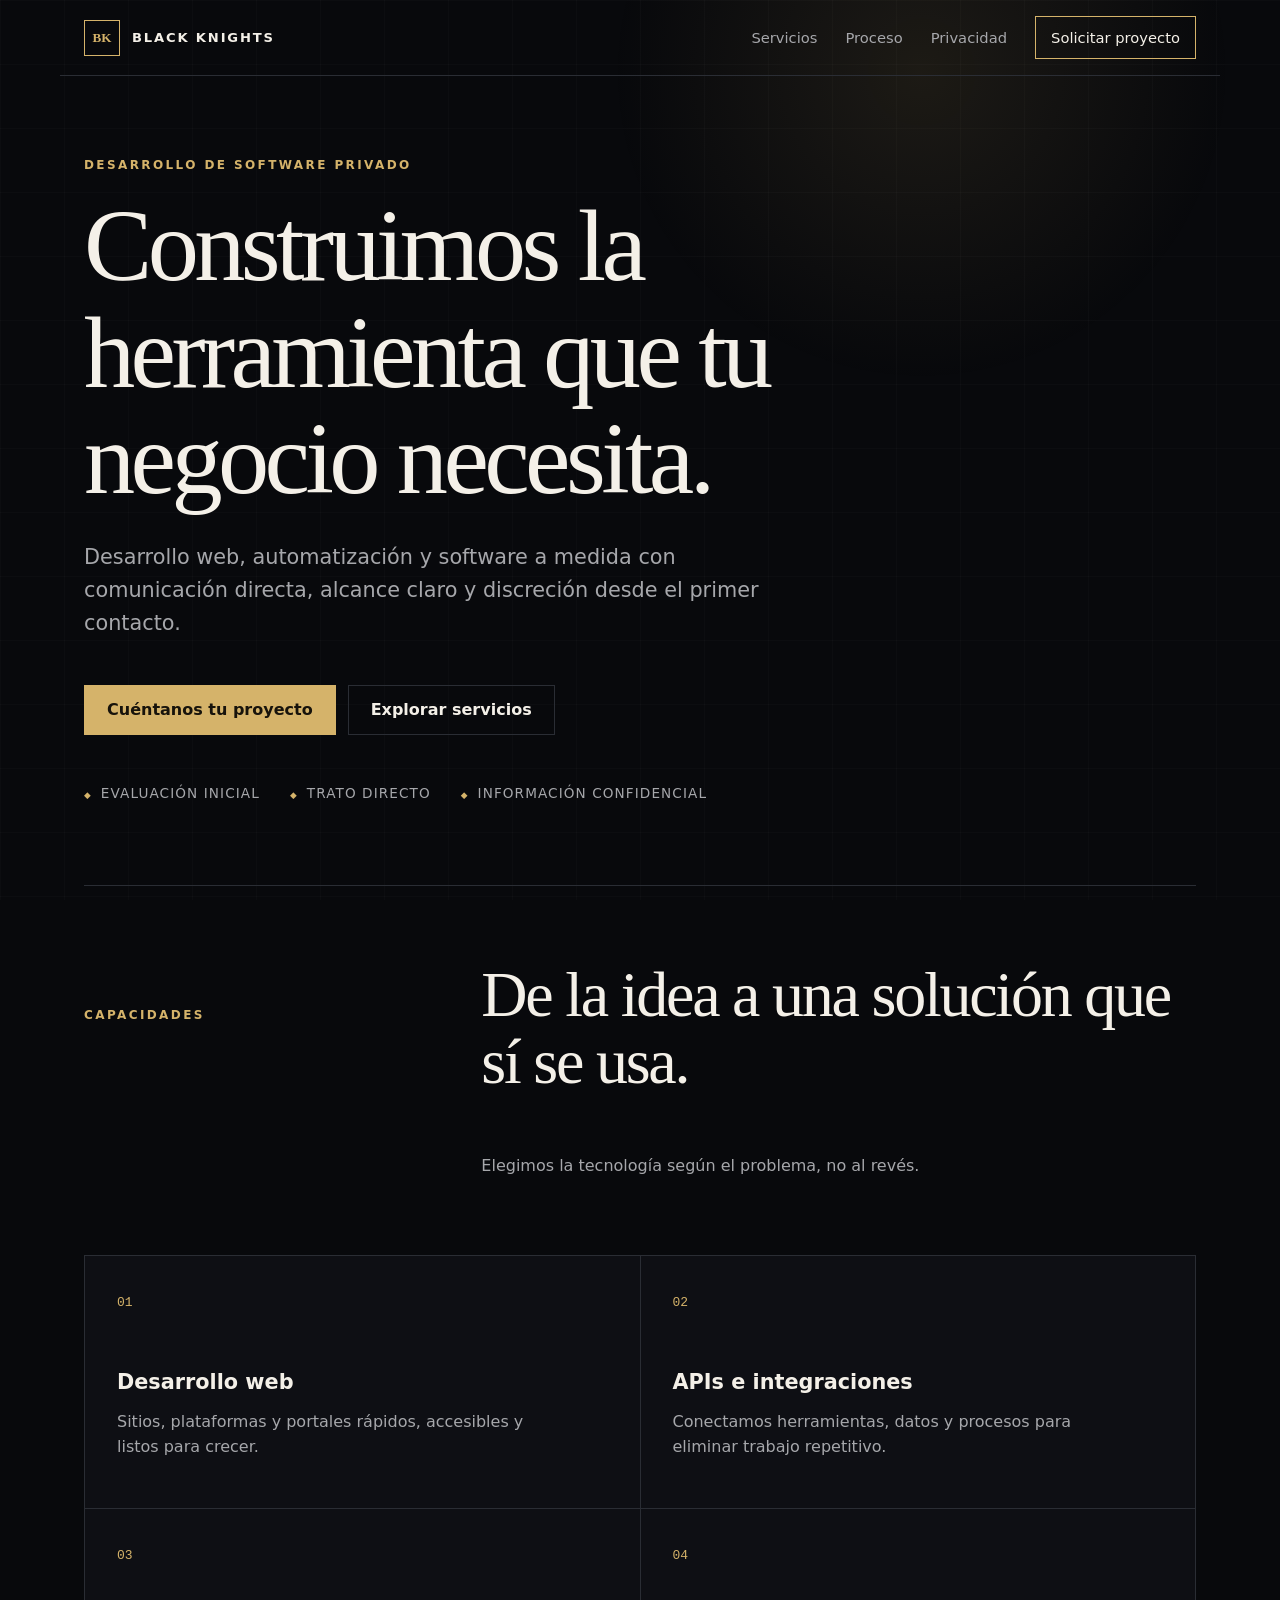
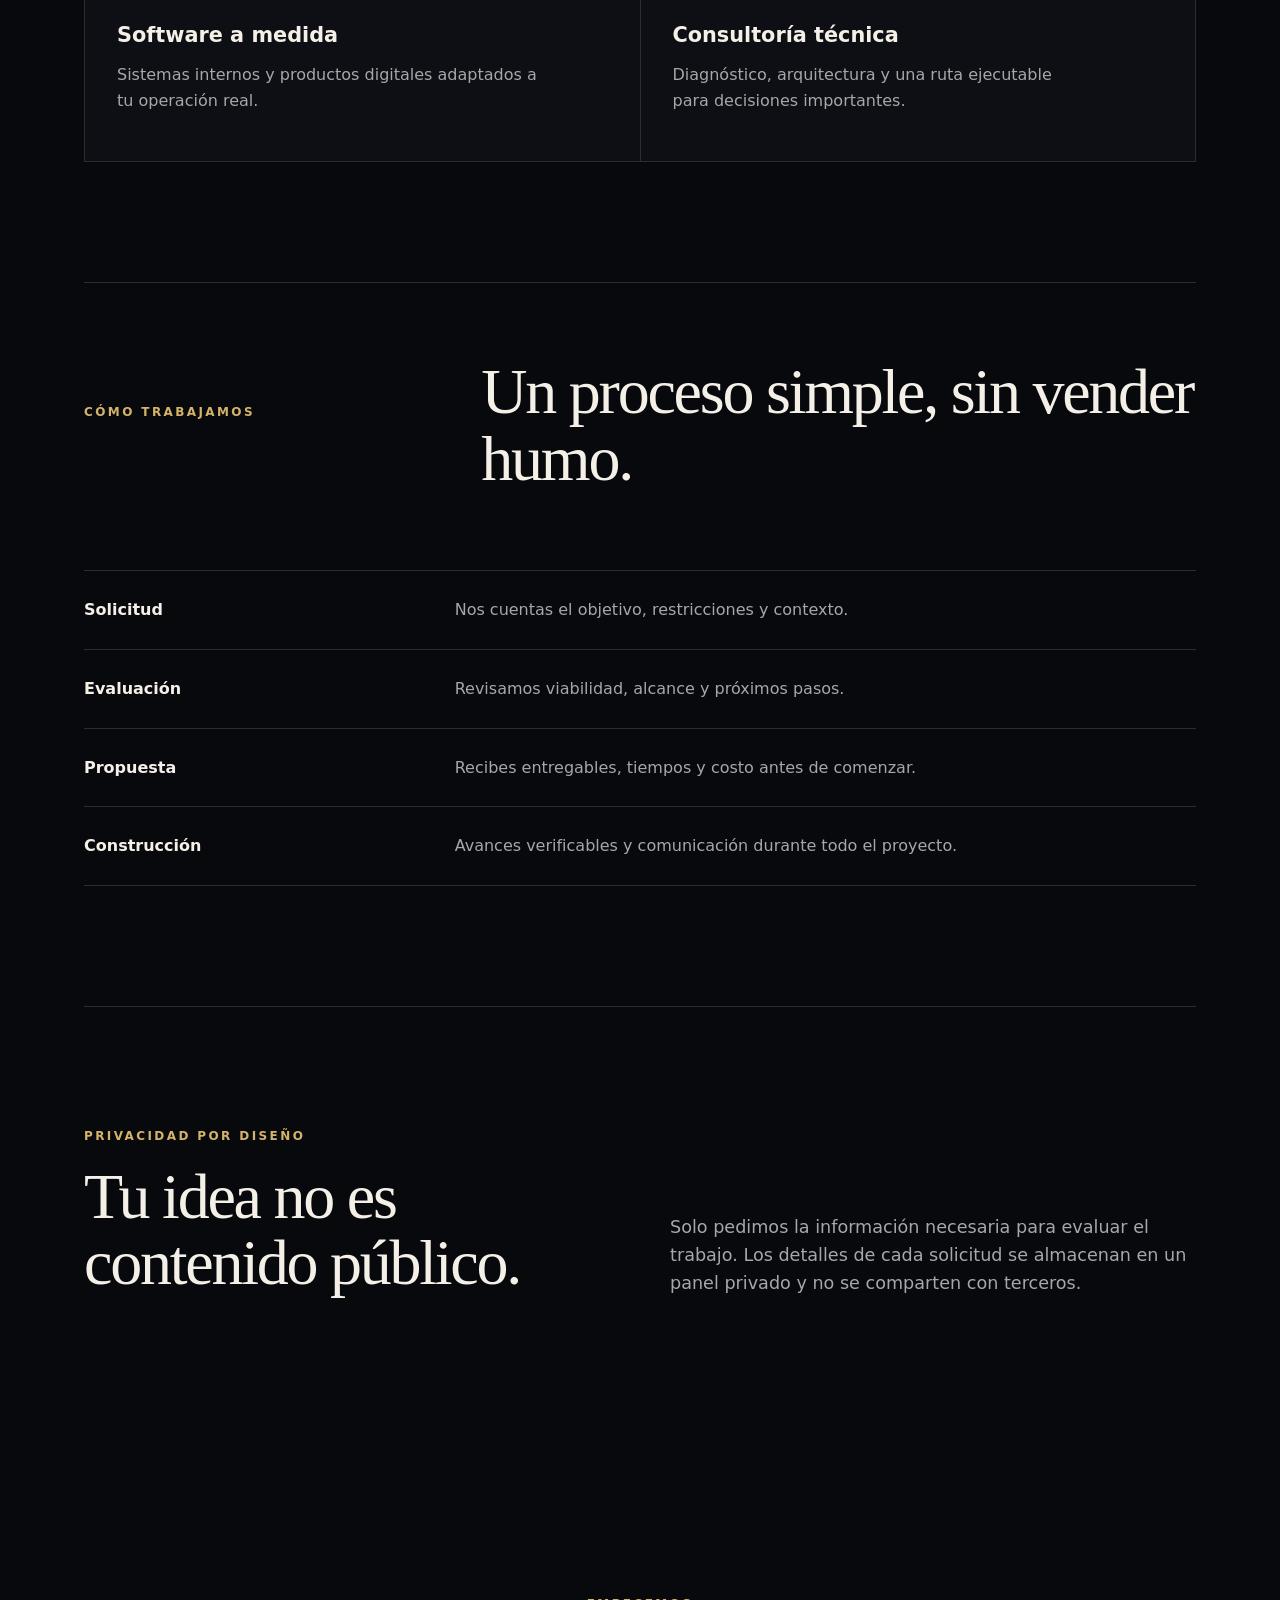
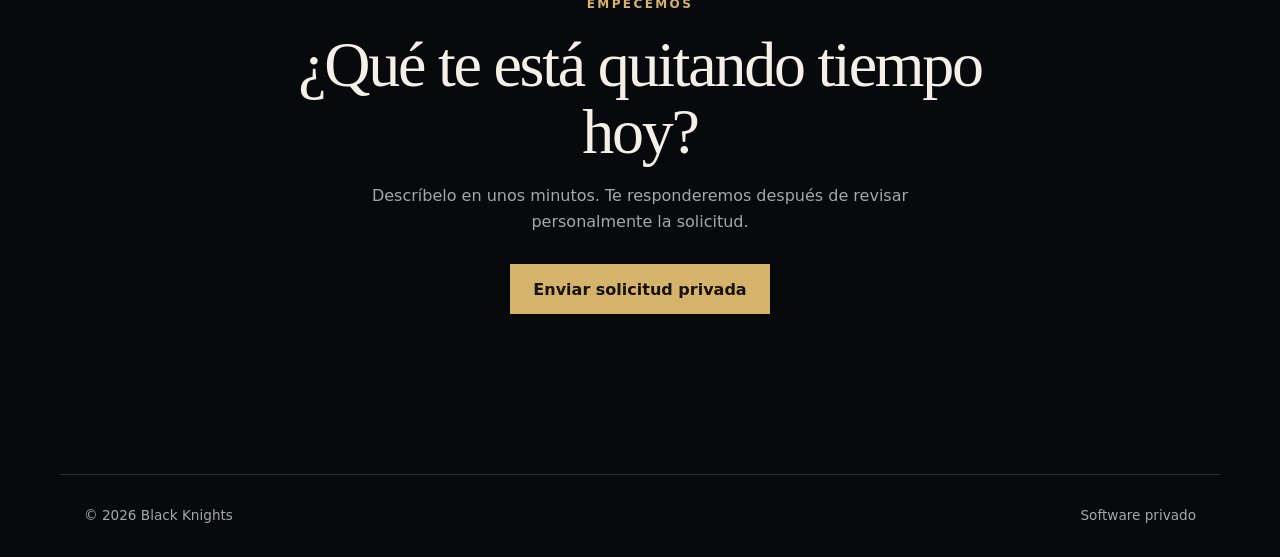
<file: index.html>
<!doctype html>
<html lang="es-MX">
<head>
  <meta charset="utf-8">
  <meta name="viewport" content="width=device-width, initial-scale=1">
  <meta name="description" content="Software privado y soluciones digitales a la medida. Cuéntanos qué necesitas y recibe una evaluación confidencial.">
  <meta name="theme-color" content="#08090c">
  <title>Black Knights — Software privado</title>
  <link rel="stylesheet" href="script.css">
</head>
<body>
  <header class="site-header">
    <a class="brand" href="html-base.html" aria-label="Black Knights, inicio"><span class="brand-mark">BK</span><span>BLACK KNIGHTS</span></a>
    <button class="menu-button" type="button" aria-expanded="false" aria-controls="site-nav">Menú</button>
    <nav id="site-nav" class="site-nav" aria-label="Navegación principal">
      <a href="#servicios">Servicios</a><a href="#proceso">Proceso</a><a href="#privacidad">Privacidad</a>
      <a class="nav-cta" href="solicitudes.html">Solicitar proyecto</a>
    </nav>
  </header>
  <main>
    <section class="hero">
      <p class="eyebrow">DESARROLLO DE SOFTWARE PRIVADO</p>
      <h1>Construimos la herramienta que tu negocio necesita.</h1>
      <p class="hero-copy">Desarrollo web, automatización y software a medida con comunicación directa, alcance claro y discreción desde el primer contacto.</p>
      <div class="hero-actions"><a class="button primary" href="solicitudes.html">Cuéntanos tu proyecto</a><a class="button secondary" href="#servicios">Explorar servicios</a></div>
      <div class="trust-row" aria-label="Compromisos de servicio"><span>Evaluación inicial</span><span>Trato directo</span><span>Información confidencial</span></div>
    </section>
    <section id="servicios" class="section">
      <div class="section-heading"><p class="eyebrow">CAPACIDADES</p><h2>De la idea a una solución que sí se usa.</h2><p>Elegimos la tecnología según el problema, no al revés.</p></div>
      <div class="service-grid">
        <article class="service-card"><span>01</span><h3>Desarrollo web</h3><p>Sitios, plataformas y portales rápidos, accesibles y listos para crecer.</p></article>
        <article class="service-card"><span>02</span><h3>APIs e integraciones</h3><p>Conectamos herramientas, datos y procesos para eliminar trabajo repetitivo.</p></article>
        <article class="service-card"><span>03</span><h3>Software a medida</h3><p>Sistemas internos y productos digitales adaptados a tu operación real.</p></article>
        <article class="service-card"><span>04</span><h3>Consultoría técnica</h3><p>Diagnóstico, arquitectura y una ruta ejecutable para decisiones importantes.</p></article>
      </div>
    </section>
    <section id="proceso" class="section process-section">
      <div class="section-heading"><p class="eyebrow">CÓMO TRABAJAMOS</p><h2>Un proceso simple, sin vender humo.</h2></div>
      <ol class="process-list">
        <li><strong>Solicitud</strong><span>Nos cuentas el objetivo, restricciones y contexto.</span></li>
        <li><strong>Evaluación</strong><span>Revisamos viabilidad, alcance y próximos pasos.</span></li>
        <li><strong>Propuesta</strong><span>Recibes entregables, tiempos y costo antes de comenzar.</span></li>
        <li><strong>Construcción</strong><span>Avances verificables y comunicación durante todo el proyecto.</span></li>
      </ol>
    </section>
    <section id="privacidad" class="section privacy-card">
      <div><p class="eyebrow">PRIVACIDAD POR DISEÑO</p><h2>Tu idea no es contenido público.</h2></div>
      <p>Solo pedimos la información necesaria para evaluar el trabajo. Los detalles de cada solicitud se almacenan en un panel privado y no se comparten con terceros.</p>
    </section>
    <section class="final-cta"><p class="eyebrow">EMPECEMOS</p><h2>¿Qué te está quitando tiempo hoy?</h2><p>Descríbelo en unos minutos. Te responderemos después de revisar personalmente la solicitud.</p><a class="button primary" href="solicitudes.html">Enviar solicitud privada</a></section>
  </main>
  <footer><span>© <span id="year"></span> Black Knights</span><span>Software privado</span></footer>
  <script src="funcion.js"></script>
</body>
</html>
</file>
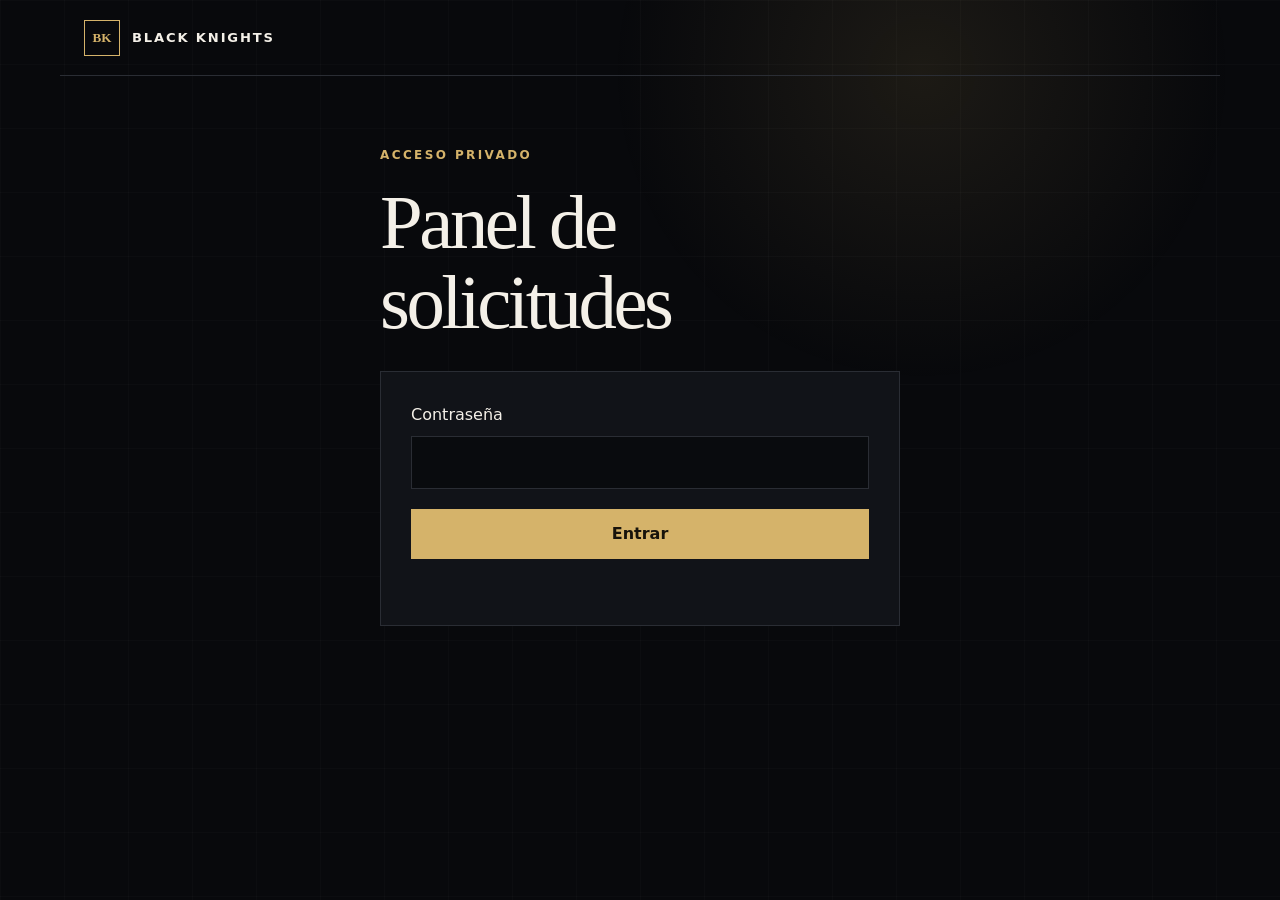
<file: admin.html>
<!doctype html><html lang="es-MX"><head><meta charset="utf-8"><meta name="viewport" content="width=device-width,initial-scale=1"><meta name="robots" content="noindex,nofollow"><title>Panel privado — Black Knights</title><link rel="stylesheet" href="script.css"><link rel="stylesheet" href="admin.css"></head><body><header class="site-header"><a class="brand" href="html-base.html"><span class="brand-mark">BK</span><span>BLACK KNIGHTS</span></a><button id="logout" class="text-button" hidden>Cerrar sesión</button></header><main class="admin-main"><section id="login-view" class="login-panel"><p class="eyebrow">ACCESO PRIVADO</p><h1>Panel de solicitudes</h1><form id="login-form"><label>Contraseña<input id="admin-password" type="password" autocomplete="current-password" required></label><button class="button primary" type="submit">Entrar</button><p id="login-status" class="form-status" role="status"></p></form></section><section id="dashboard" hidden><div class="dashboard-head"><div><p class="eyebrow">SOLICITUDES</p><h1>Proyectos entrantes</h1></div><button id="refresh" class="button secondary">Actualizar</button></div><div id="request-list" class="request-list"></div><p id="empty-state" class="empty-state" hidden>No hay solicitudes todavía.</p></section></main><script src="admin.js"></script></body></html>
</file>
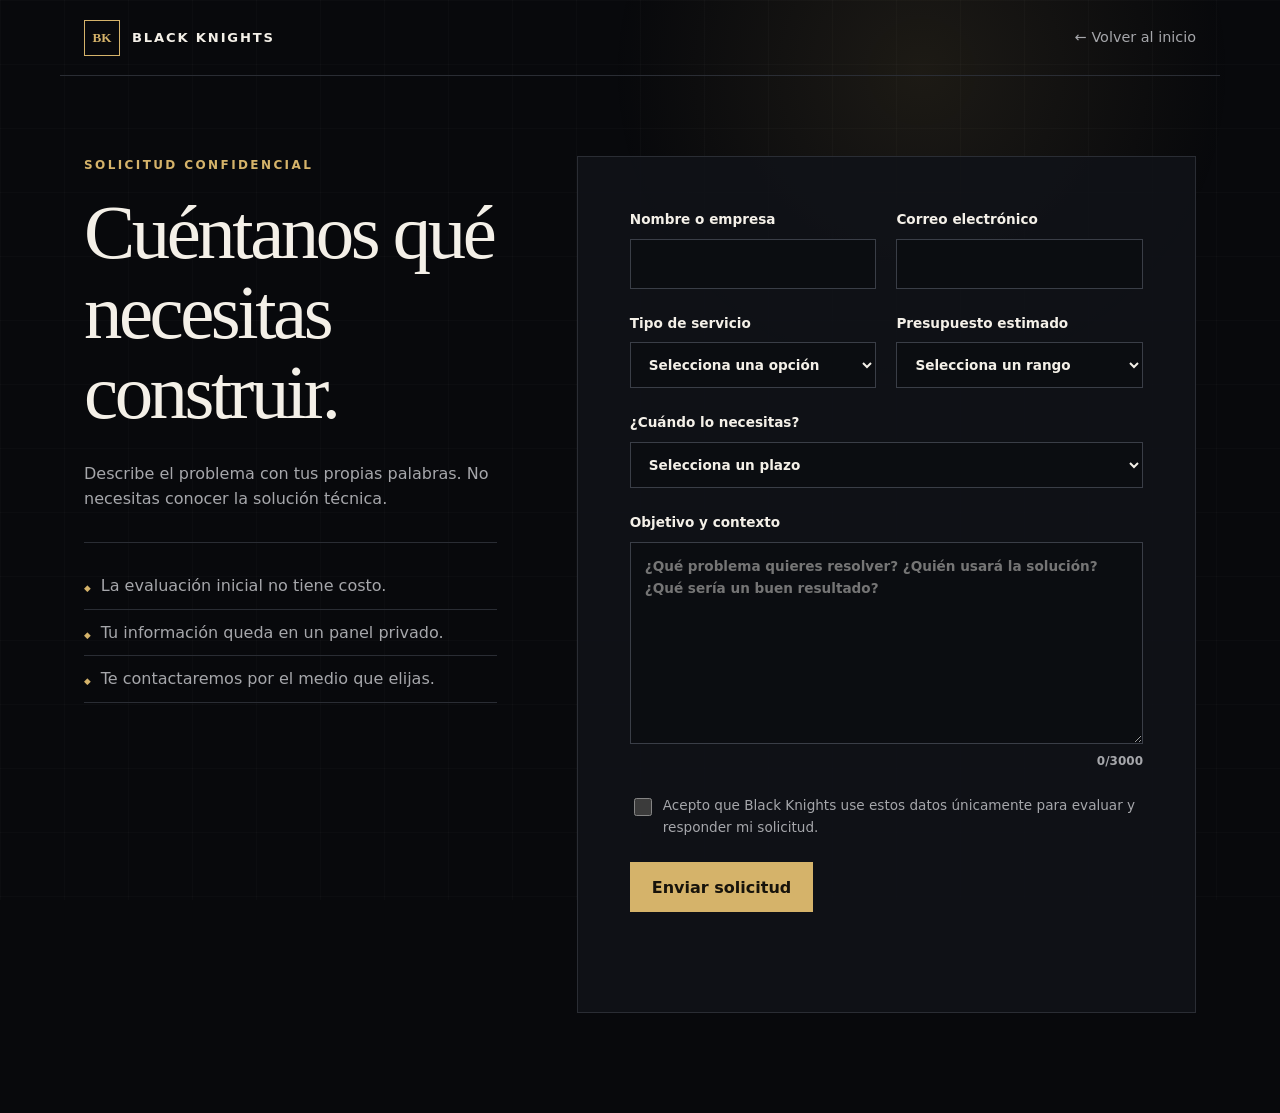
<file: solicitudes.html>
<!doctype html><html lang="es-MX"><head><meta charset="utf-8"><meta name="viewport" content="width=device-width,initial-scale=1"><meta name="robots" content="noindex"><title>Solicitar proyecto — Black Knights</title><link rel="stylesheet" href="script.css"><link rel="stylesheet" href="solicitudes.css"></head><body>
<header class="site-header"><a class="brand" href="html-base.html"><span class="brand-mark">BK</span><span>BLACK KNIGHTS</span></a><a class="back-link" href="html-base.html">← Volver al inicio</a></header>
<main class="request-layout"><section class="request-intro"><p class="eyebrow">SOLICITUD CONFIDENCIAL</p><h1>Cuéntanos qué necesitas construir.</h1><p>Describe el problema con tus propias palabras. No necesitas conocer la solución técnica.</p><ul><li>La evaluación inicial no tiene costo.</li><li>Tu información queda en un panel privado.</li><li>Te contactaremos por el medio que elijas.</li></ul></section>
<section class="form-card"><form id="request-form" novalidate>
<div class="field-grid"><label>Nombre o empresa<input id="name" name="name" autocomplete="name" maxlength="100" required></label><label>Correo electrónico<input id="email" name="email" type="email" autocomplete="email" maxlength="200" required></label></div>
<div class="field-grid"><label>Tipo de servicio<select id="service" name="service" required><option value="">Selecciona una opción</option><option>Desarrollo web</option><option>API o integración</option><option>Software a medida</option><option>Automatización</option><option>Consultoría técnica</option><option>Otro</option></select></label><label>Presupuesto estimado<select id="budget" name="budget" required><option value="">Selecciona un rango</option><option>Por definir</option><option>Menos de $10,000 MXN</option><option>$10,000–$30,000 MXN</option><option>$30,000–$80,000 MXN</option><option>Más de $80,000 MXN</option></select></label></div>
<label>¿Cuándo lo necesitas?<select id="timeline" name="timeline" required><option value="">Selecciona un plazo</option><option>Lo antes posible</option><option>En 1–2 meses</option><option>En 3–6 meses</option><option>Estoy explorando opciones</option></select></label>
<label>Objetivo y contexto<textarea id="description" name="description" rows="8" minlength="30" maxlength="3000" placeholder="¿Qué problema quieres resolver? ¿Quién usará la solución? ¿Qué sería un buen resultado?" required></textarea><span class="field-note"><span id="char-count">0</span>/3000</span></label>
<label class="consent"><input id="consent" name="consent" type="checkbox" required><span>Acepto que Black Knights use estos datos únicamente para evaluar y responder mi solicitud.</span></label>
<div class="honeypot" aria-hidden="true"><label>Sitio web<input id="website" name="website" tabindex="-1" autocomplete="off"></label></div>
<button class="button primary submit-button" type="submit">Enviar solicitud</button><p id="form-status" class="form-status" role="status" aria-live="polite"></p>
</form></section></main><script src="solicitudes.js"></script></body></html>
</file>
<file: script.css>
:root{--bg:#08090c;--panel:#111318;--ink:#f4f0e8;--muted:#a6a7ab;--line:#2a2d34;--accent:#d5b36a;--max:1160px;color-scheme:dark;font-family:Inter,ui-sans-serif,system-ui,-apple-system,BlinkMacSystemFont,"Segoe UI",sans-serif}*{box-sizing:border-box}html{scroll-behavior:smooth}body{margin:0;background:var(--bg);color:var(--ink);line-height:1.6}body::before{content:"";position:fixed;inset:0;pointer-events:none;background:radial-gradient(circle at 72% 8%,rgba(213,179,106,.1),transparent 25%),linear-gradient(rgba(255,255,255,.018) 1px,transparent 1px),linear-gradient(90deg,rgba(255,255,255,.018) 1px,transparent 1px);background-size:auto,64px 64px,64px 64px;z-index:-1}a{color:inherit;text-decoration:none}button,input,select,textarea{font:inherit}.site-header{min-height:76px;display:flex;align-items:center;justify-content:space-between;max-width:var(--max);margin:auto;padding:0 24px;border-bottom:1px solid var(--line)}.brand{display:flex;gap:12px;align-items:center;font-weight:800;letter-spacing:.14em;font-size:.82rem}.brand-mark{display:grid;place-items:center;width:36px;height:36px;border:1px solid var(--accent);color:var(--accent);font-family:Georgia,serif;letter-spacing:0}.site-nav{display:flex;align-items:center;gap:28px;color:var(--muted);font-size:.92rem}.site-nav a:hover,.site-nav a:focus-visible{color:var(--ink)}.nav-cta{border:1px solid var(--accent)!important;color:var(--ink)!important;padding:9px 15px}.menu-button{display:none;background:none;border:1px solid var(--line);color:var(--ink);padding:8px 12px}main{max-width:var(--max);margin:auto;padding:0 24px}.hero{min-height:680px;display:flex;flex-direction:column;justify-content:center;max-width:940px;padding:80px 0}.eyebrow{color:var(--accent);font-size:.75rem;font-weight:800;letter-spacing:.2em;margin:0 0 18px}h1,h2,h3,p{margin-top:0}h1,h2{font-family:Georgia,"Times New Roman",serif;font-weight:400;line-height:1.04}h1{font-size:clamp(3.2rem,8vw,7rem);letter-spacing:-.045em;margin-bottom:28px}h2{font-size:clamp(2.2rem,5vw,4.2rem);letter-spacing:-.035em;margin-bottom:18px}h3{font-size:1.3rem;margin-bottom:10px}.hero-copy{font-size:clamp(1.05rem,2vw,1.3rem);color:var(--muted);max-width:700px}.hero-actions{display:flex;gap:12px;flex-wrap:wrap;margin:24px 0 48px}.button{display:inline-flex;align-items:center;justify-content:center;min-height:50px;padding:0 22px;border:1px solid var(--line);font-weight:750;cursor:pointer}.button.primary{background:var(--accent);border-color:var(--accent);color:#17130b}.button.primary:hover{background:#e4c67f}.button.secondary:hover{border-color:var(--accent)}.trust-row{display:flex;flex-wrap:wrap;gap:30px;color:var(--muted);font-size:.85rem;text-transform:uppercase;letter-spacing:.08em}.trust-row span::before{content:"◆";font-size:.55rem;color:var(--accent);margin-right:9px}.section{padding:120px 0;border-top:1px solid var(--line)}.section-heading{display:grid;grid-template-columns:1fr 2fr;gap:40px;margin-bottom:60px}.section-heading .eyebrow{grid-column:1}.section-heading h2{grid-column:2;margin-top:-44px}.section-heading>p:last-child{grid-column:2;color:var(--muted)}.service-grid{display:grid;grid-template-columns:repeat(2,1fr);border-top:1px solid var(--line);border-left:1px solid var(--line)}.service-card{min-height:240px;padding:32px;border-right:1px solid var(--line);border-bottom:1px solid var(--line);background:rgba(17,19,24,.72)}.service-card>span{color:var(--accent);font-family:monospace}.service-card h3{margin-top:52px}.service-card p{color:var(--muted);max-width:420px}.process-list{list-style:none;padding:0;margin:0;border-top:1px solid var(--line)}.process-list li{display:grid;grid-template-columns:1fr 2fr;padding:26px 0;border-bottom:1px solid var(--line)}.process-list span{color:var(--muted)}.privacy-card{display:grid;grid-template-columns:1fr 1fr;gap:60px;align-items:end}.privacy-card>p{color:var(--muted);font-size:1.1rem}.final-cta{text-align:center;max-width:800px;margin:100px auto;padding:60px 20px}.final-cta p:not(.eyebrow){color:var(--muted);max-width:600px;margin:0 auto 30px}footer{max-width:var(--max);margin:auto;padding:30px 24px;border-top:1px solid var(--line);display:flex;justify-content:space-between;color:var(--muted);font-size:.85rem}:focus-visible{outline:2px solid var(--accent);outline-offset:4px}@media(max-width:720px){.site-header{height:auto;flex-wrap:wrap}.menu-button{display:block}.site-nav{display:none;width:100%;flex-direction:column;align-items:stretch;padding:18px 0 22px;gap:4px}.site-nav.open{display:flex}.site-nav a{padding:10px}.hero{min-height:600px;padding:70px 0}.section{padding:80px 0}.section-heading{display:block}.section-heading h2{margin-top:0}.service-grid{grid-template-columns:1fr}.process-list li,.privacy-card{grid-template-columns:1fr;gap:8px}.trust-row{gap:14px}.final-cta{margin:40px auto}footer{flex-direction:column;gap:12px}}
</file>
<file: admin.css>
.text-button{border:0;background:none;color:var(--muted);cursor:pointer}.admin-main{padding-top:70px;padding-bottom:100px}.login-panel{max-width:520px;margin:auto}.login-panel h1,.dashboard-head h1{font-size:clamp(2.8rem,6vw,5rem)}.login-panel form{display:flex;flex-direction:column;gap:20px;background:var(--panel);border:1px solid var(--line);padding:30px}.login-panel label{display:flex;flex-direction:column;gap:8px}.login-panel input{background:#090b0e;border:1px solid var(--line);color:var(--ink);padding:13px}.dashboard-head{display:flex;justify-content:space-between;align-items:end;margin-bottom:36px}.request-list{display:grid;gap:16px}.request-card{background:var(--panel);border:1px solid var(--line);padding:24px}.request-meta{display:flex;flex-wrap:wrap;gap:10px 24px;color:var(--muted);font-size:.82rem}.request-card h2{font-family:inherit;font-size:1.35rem;letter-spacing:0;margin:12px 0}.request-description{white-space:pre-wrap;color:#d2d2d2}.request-actions{display:flex;justify-content:space-between;align-items:center;gap:20px;margin-top:24px;padding-top:18px;border-top:1px solid var(--line)}.request-actions select{background:#090b0e;color:var(--ink);border:1px solid var(--line);padding:8px}.email-link{color:var(--accent)}.empty-state{text-align:center;color:var(--muted);padding:80px}.form-status.error{color:#ff9a9a}@media(max-width:600px){.dashboard-head,.request-actions{align-items:stretch;flex-direction:column}.admin-main{padding-left:16px;padding-right:16px}}
</file>
<file: solicitudes.css>
.back-link{color:var(--muted);font-size:.9rem}.request-layout{display:grid;grid-template-columns:minmax(0,.8fr) minmax(460px,1.2fr);gap:80px;padding-top:80px;padding-bottom:100px}.request-intro{position:sticky;top:50px;align-self:start}.request-intro h1{font-size:clamp(3rem,6vw,5.5rem)}.request-intro>p:not(.eyebrow),.request-intro li{color:var(--muted)}.request-intro ul{list-style:none;padding:20px 0;margin:30px 0;border-top:1px solid var(--line)}.request-intro li{padding:10px 0;border-bottom:1px solid var(--line)}.request-intro li::before{content:"◆";font-size:.55rem;color:var(--accent);margin-right:10px}.form-card{background:rgba(17,19,24,.88);border:1px solid var(--line);padding:clamp(24px,5vw,52px)}form{display:flex;flex-direction:column;gap:24px}.field-grid{display:grid;grid-template-columns:1fr 1fr;gap:20px}label{display:flex;flex-direction:column;gap:8px;font-size:.85rem;font-weight:700}input,select,textarea{width:100%;border:1px solid #3a3e47;background:#0b0d11;color:var(--ink);padding:13px 14px;border-radius:0}textarea{resize:vertical;min-height:170px}input:focus,select:focus,textarea:focus{border-color:var(--accent);outline:none;box-shadow:0 0 0 2px rgba(213,179,106,.15)}.field-note{align-self:end;color:var(--muted);font-size:.75rem}.consent{display:grid;grid-template-columns:auto 1fr;align-items:start;font-weight:400;color:var(--muted)}.consent input{width:18px;height:18px;margin-top:3px}.honeypot{position:absolute;left:-9999px}.submit-button{border:0;align-self:flex-start}.submit-button:disabled{opacity:.55;cursor:wait}.form-status{min-height:24px;margin:0;color:var(--muted)}.form-status.success{color:#8ed6ad}.form-status.error{color:#ff9a9a}@media(max-width:850px){.request-layout{grid-template-columns:1fr;gap:40px;padding-top:50px}.request-intro{position:static}.field-grid{grid-template-columns:1fr}}@media(max-width:520px){.back-link{font-size:0}.back-link::after{content:"← Volver";font-size:.85rem}.form-card{padding:22px}.request-layout{padding-left:16px;padding-right:16px}}
</file>
